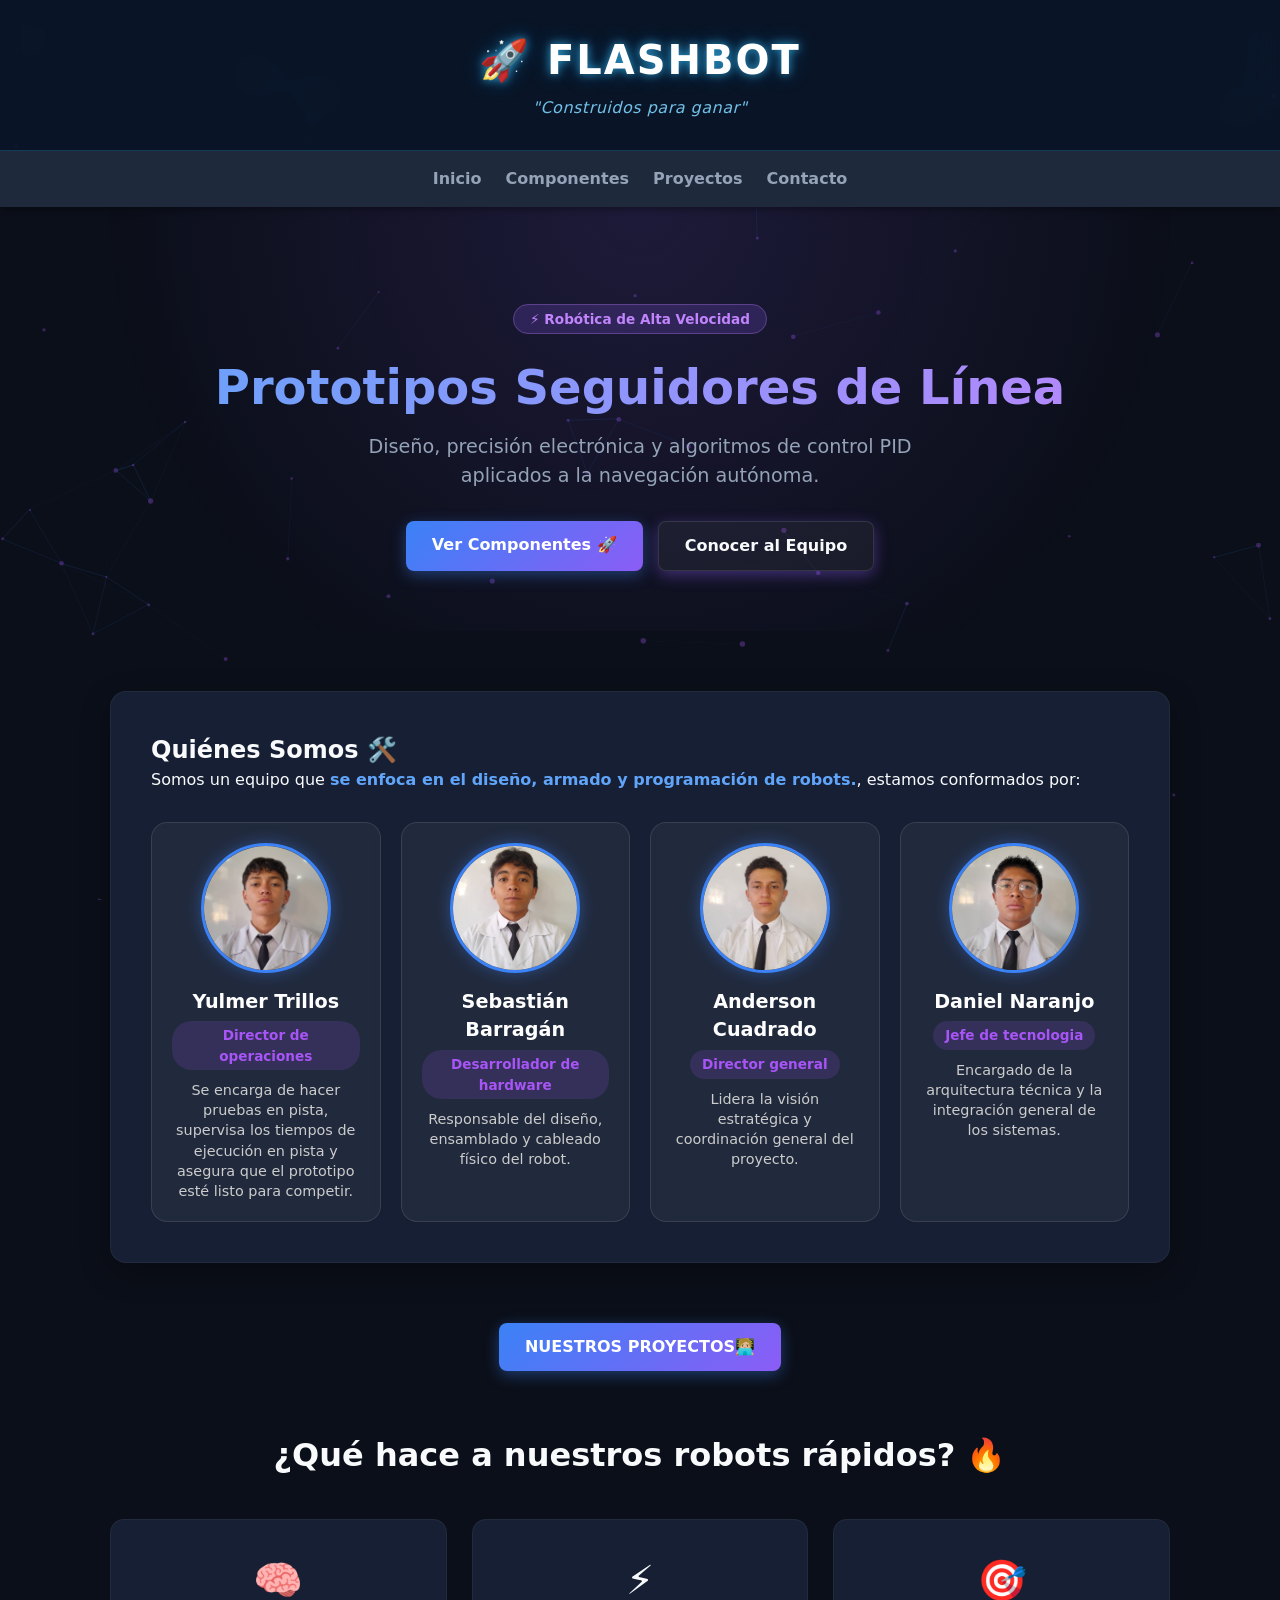
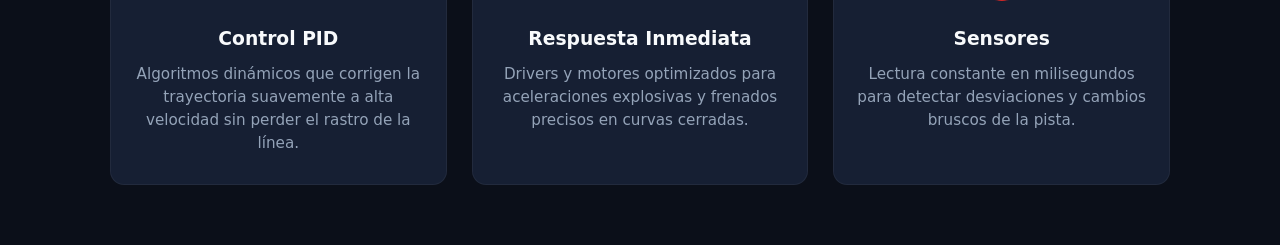
<file: index.html>
<!DOCTYPE html>
<html lang="es">
<head>
    <meta charset="UTF-8">
    <meta name="viewport" content="width=device-width, initial-scale=1.0">
    <title>FLASHBOT ⚡</title>
    <link rel="stylesheet" href="style.css">
    <script src="script.js" defer></script>    
</head>
<body>
    <canvas id="bg-canvas"></canvas>
    <header>
        <div class="logo">🚀 FLASHBOT</div>
        <p>"Construidos para ganar"</p>
    </header>

    <nav>
        
        <a href="index.html">Inicio</a>
        <a href="componentes.html">Componentes</a>
        <a href="proyecto.html">Proyectos</a>
        <a href="contacto.html">Contacto</a>
    </nav>

<section class="hero-section">
  <div class="hero-content">
    <span class="badge-hero">⚡ Robótica de Alta Velocidad</span>
    <h1>Prototipos Seguidores de Línea</h1>
    <p class="subtitle">
      Diseño, precisión electrónica y algoritmos de control PID aplicados a la navegación autónoma.
    </p>
    <div class="hero-buttons">
      <a href="componentes.html" class="btn btn-primary">Ver Componentes 🚀</a>
      <a href="#nosotros" class="btn btn-secondary">Conocer al Equipo</a>
    </div>
  </div>
</section>

<section id="nosotros" class="about-section container">
  <div class="about-card">
    <div class="about-info">
      <h2>Quiénes Somos 🛠️</h2>
      <p>
        Somos un equipo que <strong>se enfoca en el diseño, armado y programación de robots.</strong>, estamos conformados por:
      </p>
      
      <div class="team-grid">
        
        <div class="team-member">
          <div class="img-wrapper">
            <img src="imagenes/trillos.jpeg" alt="Trillos">
          </div>
          <h3>Yulmer Trillos</h3>
          <span class="role">Director de operaciones</span>
          <p>Se encarga de hacer pruebas en pista, supervisa los tiempos de ejecución en pista y asegura que el prototipo esté listo para competir.</p>
        </div>

        <div class="team-member">
          <div class="img-wrapper">
            <img src="imagenes/barragan.jpeg" alt="Barragán">
          </div>
          <h3>Sebastián Barragán</h3>
          <span class="role">Desarrollador de hardware</span>
          <p>Responsable del diseño, ensamblado y cableado físico del robot.</p>
        </div>

        <div class="team-member">
          <div class="img-wrapper">
            <img src="imagenes/cuadrado.jpeg" alt="Cuadrado">
          </div>
          <h3>Anderson Cuadrado</h3>
          <span class="role">Director general</span>
          <p>Lidera la visión estratégica y coordinación general del proyecto.</p>
        </div>

        <div class="team-member">
          <div class="img-wrapper">
            <img src="imagenes/naranjo.jpeg" alt="Naranjo">
          </div>
          <h3>Daniel Naranjo</h3>
          <span class="role">Jefe de tecnologia</span>
          <p>Encargado de la arquitectura técnica y la integración general de los sistemas.</p>
        </div>

      </div>
    </div>
  </div>
</section>
 <div class="hero-buttons">
      <a href="proyecto.html" class="btn btn-primary">NUESTROS PROYECTOS🧑🏼‍💻</a>
      
    </div>
<section class="features-section container">
  <h2 class="section-title">¿Qué hace a nuestros robots rápidos? 🔥</h2>
  
  <div class="features-grid">
    <div class="feature-card">
      <div class="icon-box">🧠</div>
      <h3>Control PID</h3>
      <p>Algoritmos dinámicos que corrigen la trayectoria suavemente a alta velocidad sin perder el rastro de la línea.</p>
    </div>

    <div class="feature-card">
      <div class="icon-box">⚡</div>
      <h3>Respuesta Inmediata</h3>
      <p>Drivers y motores optimizados para aceleraciones explosivas y frenados precisos en curvas cerradas.</p>
    </div>

    <div class="feature-card">
      <div class="icon-box">🎯</div>
      <h3>Sensores</h3>
      <p>Lectura constante en milisegundos para detectar desviaciones y cambios bruscos de la pista.</p>
    </div>
  </div>
</section>

</body>
</html>
</file>
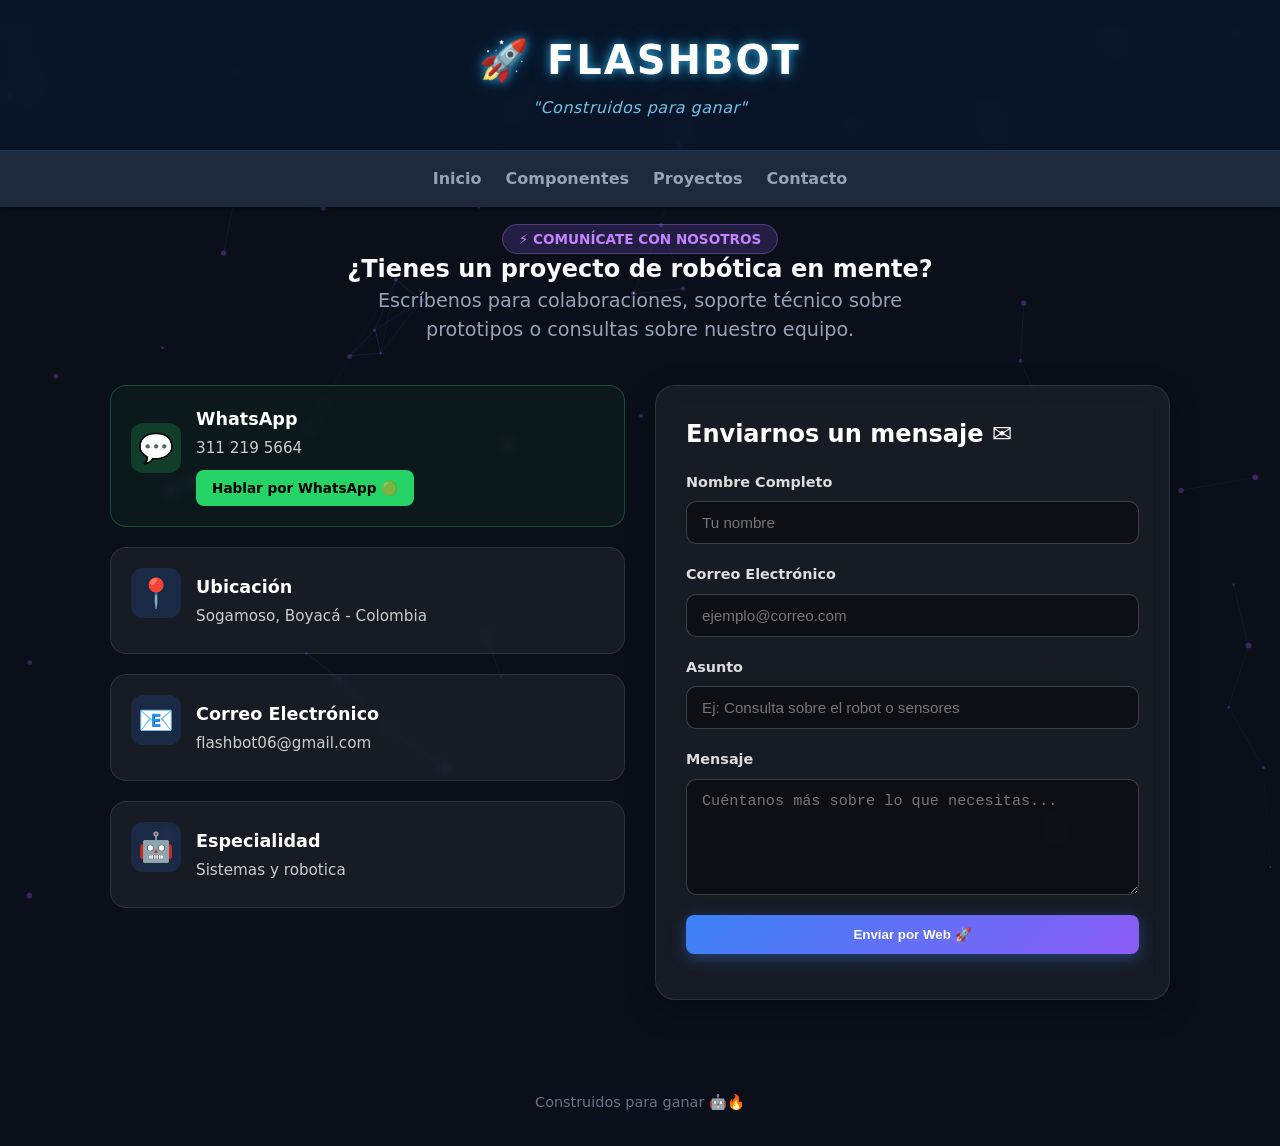
<file: contacto.html>
<!DOCTYPE html>
<html lang="es">
<head>
    <meta charset="UTF-8">
    <meta name="viewport" content="width=device-width, initial-scale=1.0">
    <title>Contacto - FLASHBOT ⚡</title>
    <link rel="stylesheet" href="style.css">
    <script src="script.js" defer></script>
</head>
<body>
    <!-- Canvas animado de fondo -->
    <canvas id="bg-canvas"></canvas>

    <header>
        <div class="logo">🚀 FLASHBOT</div>
        <p>"Construidos para ganar"</p>
    </header>

    <nav>
        <a href="index.html">Inicio</a>
        <a href="componentes.html">Componentes</a>
        <a href="proyecto.html">Proyectos</a>
        <a href="contacto.html" class="active">Contacto</a>
    </nav>

    <main class="container contact-container">
        
        <section class="contact-header">
            <span class="badge-hero">⚡ COMUNÍCATE CON NOSOTROS</span>
            <h1>¿Tienes un proyecto de robótica en mente?</h1>
            <p class="subtitle">
                Escríbenos para colaboraciones, soporte técnico sobre prototipos o consultas sobre nuestro equipo.
            </p>
        </section>

        <div class="contact-grid">
            
            <!-- TARJETAS DE INFORMACIÓN RÁPIDA -->
            <div class="contact-info">
                
                <!-- Tarjeta de WhatsApp con botón directo -->
                <div class="info-card whatsapp-card">
                    <div class="icon-box">💬</div>
                    <div>
                        <h3>WhatsApp</h3>
                        <p>311 219 5664</p>
                        <a href="https://wa.me/573112195664?text=Hola%20equipo%20FLASHBOT,%20tengo%20una%20consulta" target="_blank" class="btn-whatsapp">
                            Hablar por WhatsApp 🟢
                        </a>
                    </div>
                </div>

                <div class="info-card">
                    <div class="icon-box">📍</div>
                    <div>
                        <h3>Ubicación</h3>
                        <p>Sogamoso, Boyacá - Colombia</p>
                    </div>
                </div>

                <div class="info-card">
                    <div class="icon-box">📧</div>
                    <div>
                        <h3>Correo Electrónico</h3>
                        <p>flashbot06@gmail.com</p>
                    </div>
                </div>

                <div class="info-card">
                    <div class="icon-box">🤖</div>
                    <div>
                        <h3>Especialidad</h3>
                        <p>Sistemas y robotica</p>
                    </div>
                </div>
            </div>

            <!-- FORMULARIO DE CONTACTO -->
            <section class="contact-form-wrapper">
                <form id="contact-form" class="contact-form">
                    <h2>Enviarnos un mensaje ✉️</h2>

                    <div class="input-group">
                        <label for="nombre">Nombre Completo</label>
                        <input type="text" id="nombre" name="nombre" placeholder="Tu nombre" required>
                    </div>

                    <div class="input-group">
                        <label for="email">Correo Electrónico</label>
                        <input type="email" id="email" name="email" placeholder="ejemplo@correo.com" required>
                    </div>

                    <div class="input-group">
                        <label for="asunto">Asunto</label>
                        <input type="text" id="asunto" name="asunto" placeholder="Ej: Consulta sobre el robot o sensores" required>
                    </div>

                    <div class="input-group">
                        <label for="mensaje">Mensaje</label>
                        <textarea id="mensaje" name="mensaje" rows="5" placeholder="Cuéntanos más sobre lo que necesitas..." required></textarea>
                    </div>

                    <button type="submit" class="btn btn-primary btn-block">Enviar por Web 🚀</button>
                    
                    <p id="form-status" class="form-status"></p>
                </form>
            </section>

        </div>
    </main>

    <footer>
        <p>Construidos para ganar 🤖🔥</p>
    </footer>
</body>
</html>
</file>
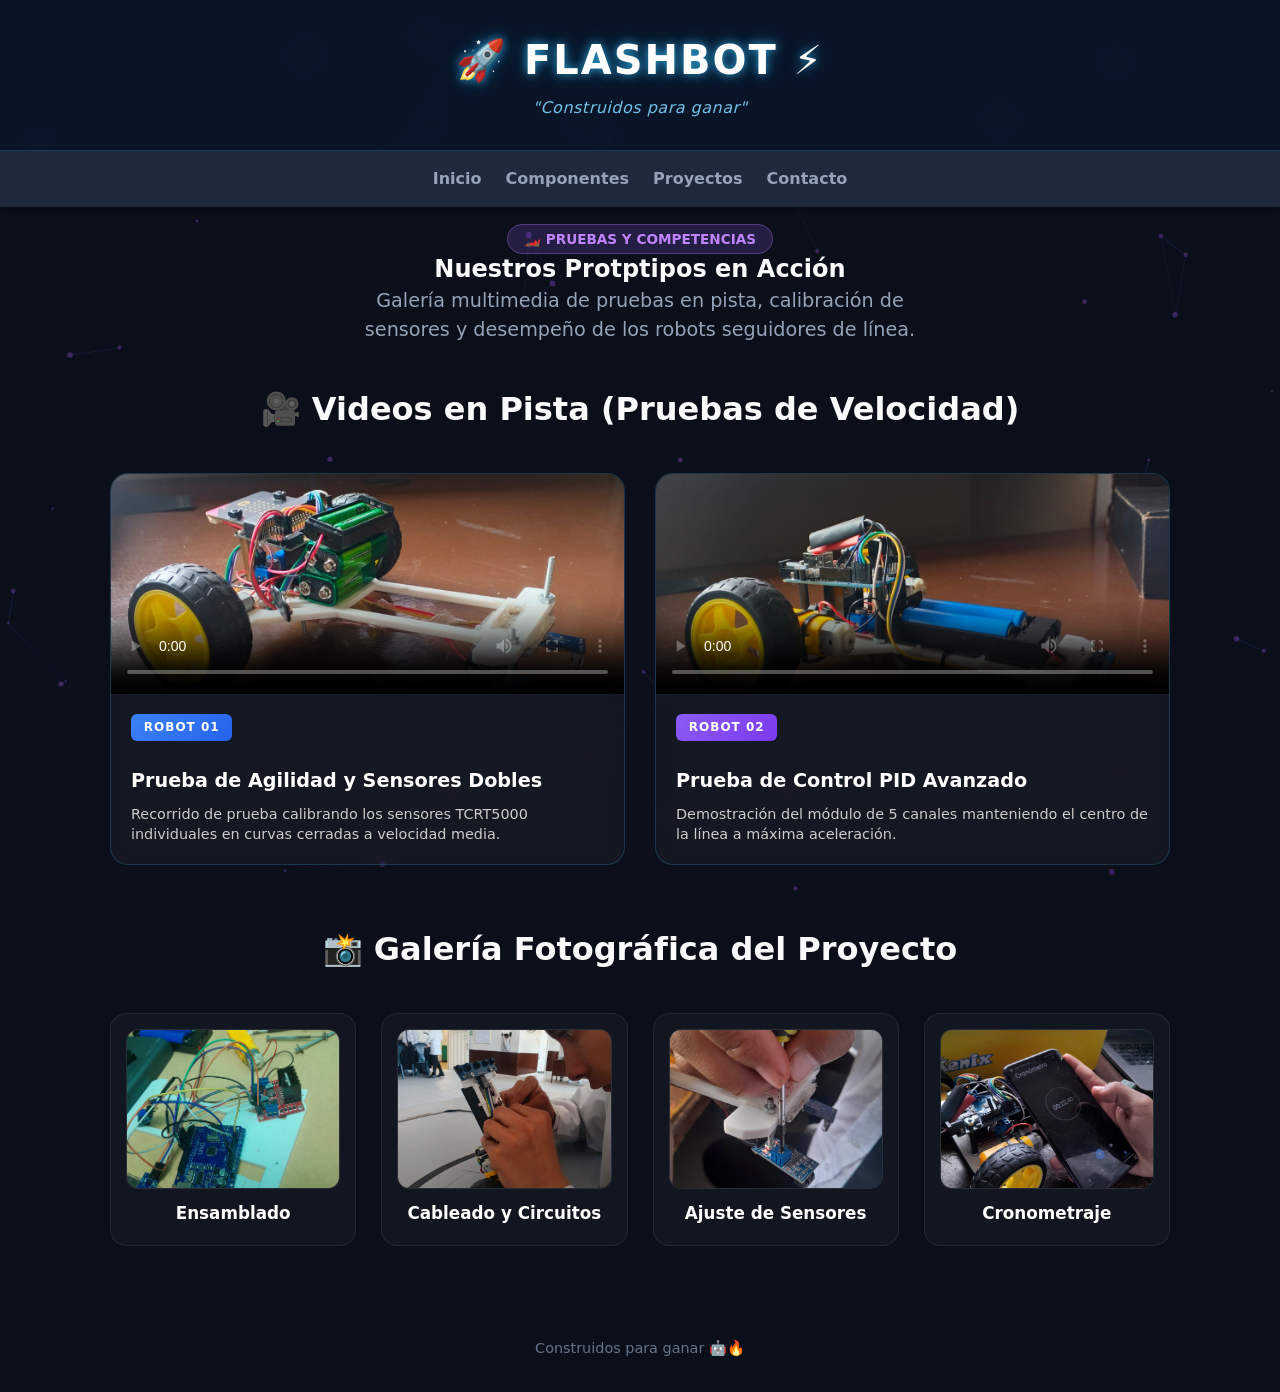
<file: proyecto.html>
<!DOCTYPE html>
<html lang="es">
<head>
    <meta charset="UTF-8">
    <meta name="viewport" content="width=device-width, initial-scale=1.0">
    <title>Proyectos - FLASHBOT ⚡</title>
    <link rel="stylesheet" href="style.css">
    <script src="script.js" defer></script>
</head>
<body>
    <!-- Canvas animado de fondo -->
    <canvas id="bg-canvas"></canvas>

    <header>
        <div class="logo">🚀 FLASHBOT ⚡</div>
        <p>"Construidos para ganar"</p>
    </header>

    <nav>
        <a href="index.html">Inicio</a>
        <a href="componentes.html">Componentes</a>
        <a href="proyectos.html" class="active">Proyectos</a>
        <a href="contacto.html">Contacto</a>
    </nav>

    <main class="container project-container">
        
        <section class="project-header">
            <span class="badge-hero">🏎️ PRUEBAS Y COMPETENCIAS</span>
            <h1>Nuestros Protptipos en Acción</h1>
            <p class="subtitle">
                Galería multimedia de pruebas en pista, calibración de sensores y desempeño de los robots seguidores de línea.
            </p>
        </section>

        <!-- SECCIÓN DE VIDEOS DESTACADOS -->
        <section class="video-section">
            <h2 class="section-title">🎥 Videos en Pista (Pruebas de Velocidad)</h2>
            
            <div class="video-grid">
                <!-- Video 1: Robot 01 -->
                <div class="video-card">
                    <div class="video-wrapper">
                        <!-- Reemplaza "videos/robot1_prueba.mp4" por la ruta de tu video o un embed de YouTube -->
                        <video controls poster="imagenes/robot01.jpeg">
                            <source src="videos/robot01.mp4" type="video/mp4">
                            Tu navegador no soporta la reproducción de video.
                        </video>
                    </div>
                    <div class="video-info">
                        <span class="robot-badge">ROBOT 01</span>
                        <h3>Prueba de Agilidad y Sensores Dobles</h3>
                        <p>Recorrido de prueba calibrando los sensores TCRT5000 individuales en curvas cerradas a velocidad media.</p>
                    </div>
                </div>

                <!-- Video 2: Robot 02 -->
                <div class="video-card border-purple">
                    <div class="video-wrapper">
                        <video controls poster="imagenes/robot02.jpeg">
                            <source src="videos/robot02.mp4" type="video/mp4">
                            Tu navegador no soporta la reproducción de video.
                        </video>
                    </div>
                    <div class="video-info">
                        <span class="robot-badge badge-purple">ROBOT 02</span>
                        <h3>Prueba de Control PID Avanzado</h3>
                        <p>Demostración del módulo de 5 canales manteniendo el centro de la línea a máxima aceleración.</p>
                    </div>
                </div>
            </div>
        </section>

        <!-- SECCIÓN DE GALERÍA DE FOTOS -->
        <section class="gallery-section">
            <h2 class="section-title">📸 Galería Fotográfica del Proyecto</h2>
            
            <div class="gallery-grid">
                
                <div class="gallery-item">
                    <div class="gallery-img-wrapper">
                        <img src="imagenes/img2.jfif" alt="Chasis del Robot">
                        <div class="gallery-overlay">
                        </div>
                    </div>
                    <h4>Ensamblado</h4>
                    <p></p>
                </div>

                <div class="gallery-item">
                    <div class="gallery-img-wrapper">
                        <img src="imagenes/img1.jfif" alt="Placa electrónica y conexiones">
                        <div class="gallery-overlay">
                        </div>
                    </div>
                    <h4>Cableado y Circuitos</h4>
                    <p></p>
                </div>

                <div class="gallery-item">
                    <div class="gallery-img-wrapper">
                        <img src="imagenes/img3.jfif" alt="Pruebas en Pista de Competición">
                        <div class="gallery-overlay">
                        </div>
                    </div>
                    <h4>Ajuste de Sensores</h4>
                    <p></p>
                </div>

                <div class="gallery-item">
                    <div class="gallery-img-wrapper">
                        <img src="imagenes/img4.jfif" alt="Equipo probando el prototipo">
                        <div class="gallery-overlay">
                        </div>
                    </div>
                    <h4>Cronometraje</h4>
                    <p></p>
                </div>

            </div>
        </section>

    </main>

    <footer>
        <p>Construidos para ganar 🤖🔥</p>
    </footer>
</body>
</html>
</file>
<file: style.css>
@import url('https://fonts.googleapis.com/css2?family=Poppins:wght@400;600;800&display=swap');

* {
    box-sizing: border-box;
    margin: 0;
    padding: 0;
}

html {
    scroll-behavior: smooth;
}

body {
    font-family: 'Poppins', sans-serif;
    background-color: #0f172a;
    color: #f8fafc;
    line-height: 1.5;
}

header {
    text-align: center;
    padding: 2.5rem 1rem;
    background: linear-gradient(135deg, #3b82f6, #8b5cf6);
}

header .logo {
    font-size: 2rem;
    font-weight: 800;
    letter-spacing: 1px;
}

header p {
    font-size: 1rem;
    opacity: 0.9;
    margin-top: 5px;
}

nav {
    display: flex;
    justify-content: center;
    gap: 1.5rem;
    background-color: #1e293b;
    padding: 1rem;
    position: sticky;
    top: 0;
    z-index: 10;
    box-shadow: 0 4px 6px -1px rgba(0,0,0,0.3);
}

nav a {
    color: #94a3b8;
    text-decoration: none;
    font-weight: 600;
    transition: color 0.3s;
}

nav a:hover {
    color: #38bdf8;
}

.grid-container {
    max-width: 1100px;
    margin: 3rem auto;
    display: grid;
    grid-template-columns: repeat(auto-fit, minmax(280px, 1fr));
    gap: 2rem;
    padding: 0 20px;
}

.card {
    background-color: #1e293b;
    border-radius: 20px;
    padding: 2rem;
    transition: transform 0.3s, box-shadow 0.3s;
    border: 1px solid #334155;
    text-align: center;
    display: flex;
    flex-direction: column;
    justify-content: space-between;
    align-items: center;
}

.card:hover {
    transform: translateY(-5px);
    box-shadow: 0 10px 20px -5px rgba(59, 130, 246, 0.3);
    border-color: #3b82f6;
}

.card .icon {
    font-size: 2.5rem;
    margin-bottom: 1rem;
}

.card h2 {
    font-size: 1.25rem;
    margin-bottom: 0.75rem;
    color: #f1f5f9;
}

.card p {
    color: #94a3b8;
    font-size: 0.95rem;
    margin-bottom: 1.5rem;
}

.card img {
    width: 210px;
    height: 140px;
    object-fit: contain;
    border-radius: 8px;
}

/* Sección de Navegación Secundaria */
.navigation-section {
    text-align: center;
    margin: 4rem 1rem 2rem;
}

.navigation-section h2 {
    margin-bottom: 1.5rem;
}

.button-group {
    display: flex;
    justify-content: center;
    gap: 1rem;
    flex-wrap: wrap;
}

.btn {
    display: inline-block;
    padding: 0.8rem 1.8rem;
    color: #ffffff;
    background: linear-gradient(135deg, #3b82f6, #8b5cf6);
    border: none;
    border-radius: 50px;
    font-weight: 600;
    text-decoration: none;
    transition: all 0.3s ease;
    box-shadow: 0 4px 15px rgba(139, 92, 246, 0.4);
}

.btn:hover {
    background: linear-gradient(135deg, #2563eb, #7c3aed);
    transform: translateY(-3px) scale(1.03);
    box-shadow: 0 6px 20px rgba(139, 92, 246, 0.6);
}

.btn:active {
    transform: translateY(1px) scale(0.98);
}

/* SECCIÓN SENSORES MODERN */
.sensor-section {
    max-width: 1000px;
    margin: 4rem auto;
    padding: 2rem 1rem;
}

.sensor-header {
    text-align: center;
    margin-bottom: 3rem;
}

.tech-tag {
    color: #38bdf8;
    font-size: 0.8rem;
    font-weight: 800;
    letter-spacing: 3px;
    background: rgba(56, 189, 248, 0.1);
    padding: 0.4rem 1rem;
    border-radius: 20px;
    border: 1px solid rgba(56, 189, 248, 0.3);
    display: inline-block;
    margin-bottom: 0.8rem;
}

.sensor-header h2 {
    font-size: 2rem;
    color: #f8fafc;
    letter-spacing: 1px;
}

.sensor-header p {
    color: #94a3b8;
    font-size: 0.95rem;
}

/* TARJETAS DE ROBOTS */
.robots-wrapper {
    display: grid;
    grid-template-columns: repeat(auto-fit, minmax(300px, 1fr));
    gap: 2rem;
}

.robot-card {
    position: relative;
    background: rgba(30, 41, 59, 0.6);
    backdrop-filter: blur(12px);
    border-radius: 20px;
    padding: 2.2rem;
    border: 1px solid rgba(255, 255, 255, 0.08);
    overflow: hidden;
    transition: transform 0.4s cubic-bezier(0.175, 0.885, 0.32, 1.275), box-shadow 0.4s;
    display: flex;
    flex-direction: column;
    justify-content: space-between;
}

.robot-card:hover {
    transform: translateY(-8px);
}

.border-blue:hover {
    border-color: #3b82f6;
    box-shadow: 0 15px 30px -10px rgba(59, 130, 246, 0.35);
}

.border-purple:hover {
    border-color: #8b5cf6;
    box-shadow: 0 15px 30px -10px rgba(139, 92, 246, 0.35);
}

.card-glow {
    position: absolute;
    top: -50px;
    right: -50px;
    width: 120px;
    height: 120px;
    border-radius: 50%;
    filter: blur(50px);
    opacity: 0.4;
    pointer-events: none;
}

.glow-blue { background: #3b82f6; }
.glow-purple { background: #8b5cf6; }

.robot-badge {
    display: inline-block;
    align-self: flex-start;
    background: linear-gradient(135deg, #3b82f6, #2563eb);
    color: #fff;
    font-size: 0.75rem;
    font-weight: 800;
    padding: 0.3rem 0.8rem;
    border-radius: 6px;
    margin-bottom: 1rem;
    letter-spacing: 1px;
}

.badge-purple {
    background: linear-gradient(135deg, #8b5cf6, #7c3aed);
}

.robot-card h3 {
    font-size: 1.3rem;
    color: #f1f5f9;
    margin-bottom: 1rem;
}

.robot-card p {
    color: #94a3b8;
    font-size: 0.95rem;
    line-height: 1.6;
    margin-bottom: 1.5rem;
}

.robot-card img {
    width: 100%;
    max-height: 160px;
    object-fit: contain;
    border-radius: 8px;
    margin-bottom: 1.5rem;
}

.spec-list {
    display: flex;
    gap: 0.8rem;
    flex-wrap: wrap;
}

.spec-list span {
    font-size: 0.8rem;
    background: rgba(15, 23, 42, 0.6);
    color: #cbd5e1;
    padding: 0.4rem 0.8rem;
    border-radius: 8px;
    border: 1px solid rgba(255, 255, 255, 0.05);
}

.info-section {
    max-width: 900px;
    margin: 2rem auto;
    padding: 2rem;
    background-color: #1e293b;
    border-radius: 10px;
    text-align: center;
}

footer {
    text-align: center;
    padding: 2rem;
    color: #64748b;
    font-size: 0.9rem;
}
.robot-card img {
    width: 100%;
    height: 160px;
    object-fit: contain;
    margin: 1rem 0;
    filter: drop-shadow(0 4px 8px rgba(0, 0, 0, 0.4));
}
:root {
  --bg-dark: #0b0f19;
  --card-bg: #161f33;
  --accent-blue: #3b82f6;
  --accent-purple: #8b5cf6;
  --text-main: #f8fafc;
  --text-muted: #94a3b8;
}

body {
  background-color: var(--bg-dark);
  color: var(--text-main);
  font-family: 'Segoe UI', system-ui, sans-serif;
  margin: 0;
  scroll-behavior: smooth;
}

.container {
  max-width: 1100px;
  margin: 0 auto;
  padding: 60px 20px;
}


.hero-section {
  padding: 100px 20px 60px 20px;
  text-align: center;
  background: radial-gradient(circle at top, rgba(139, 92, 246, 0.15) 0%, transparent 70%);
}

.badge-hero {
  background: rgba(139, 92, 246, 0.2);
  color: #c084fc;
  border: 1px solid rgba(192, 132, 252, 0.3);
  padding: 6px 16px;
  border-radius: 20px;
  font-size: 0.85rem;
  font-weight: 600;
}

.hero-section h1 {
  font-size: 3rem;
  margin: 20px 0 10px 0;
  background: linear-gradient(90deg, #60a5fa, #c084fc);
  -webkit-background-clip: text;
  -webkit-text-fill-color: transparent;
}

.subtitle {
  color: var(--text-muted);
  font-size: 1.2rem;
  max-width: 600px;
  margin: 0 auto 30px auto;
}


.hero-buttons {
  display: flex;
  gap: 15px;
  justify-content: center;
}

.btn {
  padding: 12px 26px;
  border-radius: 8px;
  text-decoration: none;
  font-weight: 600;
  transition: all 0.3s ease;
}

.btn-primary {
  background: linear-gradient(135deg, var(--accent-blue), var(--accent-purple));
  color: #fff;
  box-shadow: 0 4px 15px rgba(59, 130, 246, 0.4);
}

.btn-primary:hover {
  transform: translateY(-3px);
  box-shadow: 0 6px 20px rgba(139, 92, 246, 0.6);
}

.btn-secondary {
  background: rgba(255, 255, 255, 0.05);
  color: var(--text-main);
  border: 1px solid rgba(255, 255, 255, 0.1);
}

.btn-secondary:hover {
  background: rgba(255, 255, 255, 0.1);
  transform: translateY(-3px);
}


.about-card {
  background: var(--card-bg);
  border-radius: 16px;
  padding: 40px;
  border: 1px solid rgba(255, 255, 255, 0.05);
  box-shadow: 0 10px 30px rgba(0,0,0,0.3);
}

.about-card strong {
  color: #60a5fa;
}

.section-title {
  text-align: center;
  font-size: 2rem;
  margin-bottom: 40px;
}

.features-grid {
  display: grid;
  grid-template-columns: repeat(auto-fit, minmax(260px, 1fr));
  gap: 25px;
}

.feature-card {
  background: var(--card-bg);
  border: 1px solid rgba(255, 255, 255, 0.05);
  border-radius: 14px;
  padding: 30px 20px;
  text-align: center;
  position: relative;
  overflow: hidden;
  transition: all 0.3s ease;
}

.feature-card:hover {
  transform: translateY(-8px);
  border-color: var(--accent-purple);
  box-shadow: 0 10px 25px rgba(139, 92, 246, 0.25);
}

.icon-box {
  font-size: 2.5rem;
  margin-bottom: 15px;
}

.feature-card h3 {
  margin: 10px 0;
  color: var(--text-main);
}

.feature-card p {
  color: var(--text-muted);
  font-size: 0.95rem;
  line-height: 1.5;
}
#bg-canvas {
  position: fixed;
  top: 0;
  left: 0;
  width: 100vw;
  height: 100vh;
  z-index: -1; 
  pointer-events: none; 
}
/*quienes somos:    */
.team-grid {
  display: grid;
  grid-template-columns: repeat(auto-fit, minmax(220px, 1fr));
  gap: 20px;
  margin-top: 30px;
}

.team-member {
  background: rgba(255, 255, 255, 0.05);
  border: 1px solid rgba(255, 255, 255, 0.1);
  border-radius: 16px;
  padding: 20px;
  text-align: center;
  transition: transform 0.3s ease, border-color 0.3s ease, box-shadow 0.3s ease;
  backdrop-filter: blur(5px);
}

.team-member:hover {
  transform: translateY(-8px);
  border-color: #a855f7;
  box-shadow: 0 10px 25px rgba(168, 85, 247, 0.25);
}

.img-wrapper {
  width: 130px;
  height: 130px;
  margin: 0 auto 15px auto;
  border-radius: 50%;
  overflow: hidden;
  border: 3px solid #3b82f6;
  box-shadow: 0 0 15px rgba(59, 130, 246, 0.4);
}

.img-wrapper img {
  width: 100%;
  height: 100%;
  object-fit: cover; 
}

.team-member h3 {
  margin: 10px 0 5px 0;
  font-size: 1.2rem;
  color: #fff;
}

.team-member .role {
  display: inline-block;
  font-size: 0.85rem;
  font-weight: bold;
  color: #a855f7;
  background: rgba(168, 85, 247, 0.15);
  padding: 4px 12px;
  border-radius: 20px;
  margin-bottom: 10px;
}

.team-member p {
  font-size: 0.9rem;
  color: #ccc;
  line-height: 1.4;
  margin: 0;
}
/* --- SECCIÓN DE CONTACTO --- */
.contact-container {
    padding-top: 20px;
    padding-bottom: 60px;
}

.contact-header {
    text-align: center;
    margin-bottom: 40px;
}

.contact-grid {
    display: grid;
    grid-template-columns: repeat(auto-fit, minmax(300px, 1fr));
    gap: 30px;
    align-items: start;
}

/* Tarjetas de información */
.contact-info {
    display: flex;
    flex-direction: column;
    gap: 20px;
}

.info-card {
    background: rgba(255, 255, 255, 0.05);
    border: 1px solid rgba(255, 255, 255, 0.1);
    border-radius: 16px;
    padding: 20px;
    display: flex;
    align-items: center;
    gap: 15px;
    backdrop-filter: blur(5px);
    transition: transform 0.3s ease, border-color 0.3s ease;
}

.info-card:hover {
    transform: translateY(-5px);
    border-color: #3b82f6;
}

.info-card .icon-box {
    font-size: 1.8rem;
    background: rgba(59, 130, 246, 0.15);
    width: 50px;
    height: 50px;
    display: flex;
    align-items: center;
    justify-content: center;
    border-radius: 12px;
}

.info-card h3 {
    margin: 0 0 5px 0;
    font-size: 1.1rem;
    color: #fff;
}

.info-card p {
    margin: 0;
    color: #ccc;
    font-size: 0.95rem;
}

/* Formulario */
.contact-form-wrapper {
    background: rgba(255, 255, 255, 0.05);
    border: 1px solid rgba(255, 255, 255, 0.1);
    border-radius: 20px;
    padding: 30px;
    backdrop-filter: blur(10px);
    box-shadow: 0 10px 30px rgba(0, 0, 0, 0.3);
}

.contact-form h2 {
    margin-top: 0;
    margin-bottom: 20px;
    font-size: 1.5rem;
    color: #fff;
}

.input-group {
    margin-bottom: 20px;
    display: flex;
    flex-direction: column;
    gap: 8px;
    text-align: left;
}

.input-group label {
    font-size: 0.9rem;
    font-weight: bold;
    color: #ddd;
}

.input-group input,
.input-group textarea {
    width: 100%;
    padding: 12px 15px;
    background: rgba(0, 0, 0, 0.4);
    border: 1px solid rgba(255, 255, 255, 0.2);
    border-radius: 10px;
    color: #fff;
    font-size: 0.95rem;
    outline: none;
    transition: border-color 0.3s ease, box-shadow 0.3s ease;
    box-sizing: border-box;
}

.input-group input:focus,
.input-group textarea:focus {
    border-color: #a855f7;
    box-shadow: 0 0 10px rgba(168, 85, 247, 0.3);
}

.btn-block {
    width: 100%;
    cursor: pointer;
}

.form-status {
    margin-top: 15px;
    text-align: center;
    font-size: 0.95rem;
    font-weight: bold;
}
/* --- BOTÓN Y TARJETA DE WHATSAPP --- */
.whatsapp-card {
    border-color: rgba(37, 211, 102, 0.3);
    background: rgba(37, 211, 102, 0.05);
}

.whatsapp-card:hover {
    border-color: #25d366;
    box-shadow: 0 5px 20px rgba(37, 211, 102, 0.2);
}

.whatsapp-card .icon-box {
    background: rgba(37, 211, 102, 0.2);
}

.btn-whatsapp {
    display: inline-block;
    margin-top: 10px;
    padding: 8px 16px;
    background-color: #25d366;
    color: #000;
    font-weight: bold;
    font-size: 0.85rem;
    border-radius: 8px;
    text-decoration: none;
    transition: transform 0.2s ease, background-color 0.2s ease;
}

.btn-whatsapp:hover {
    background-color: #1ebd56;
    transform: scale(1.03);
}
/* ==========================================================
   HEADER INTEGRADO (GLASSMORPHISM AZUL CIAN)
   ========================================================== */

header {
    position: relative;
    padding: 30px 20px;
    text-align: center;
    
    /* Fondo semi-transparente para ver la red de fondo pasando por detrás */
    background: rgba(10, 25, 49, 0.65); 
    
    /* Desenfoque de cristal para suavizar el fondo */
    backdrop-filter: blur(12px);
    -webkit-backdrop-filter: blur(12px);
    
    /* Borde sutil en lugar de un bloque grueso */
    border-bottom: 1px solid rgba(56, 189, 248, 0.25);
    
    /* Sombra muy suave para dar profundidad natural */
    box-shadow: 0 8px 32px 0 rgba(0, 0, 0, 0.37);
    
    /* Transición suave para cualquier interacción */
    transition: all 0.3s ease;
}

/* Logo elegante con neón cian fino */
header .logo {
    font-size: 2.5rem;
    font-weight: 800;
    letter-spacing: 2px;
    color: #ffffff;
    text-transform: uppercase;
    display: inline-block;
    
    /* Brillo de luz fina que resalta el texto sin recargarlo */
    text-shadow: 0 0 10px rgba(56, 189, 248, 0.8),
                 0 0 20px rgba(2, 132, 199, 0.4);
                 
    animation: gentleFloat 4s ease-in-out infinite alternate;
}

/* Flotación muy suave */
@keyframes gentleFloat {
    0% { transform: translateY(0); }
    100% { transform: translateY(-4px); }
}

/* Eslogan limpio y ordenado */
header p {
    font-size: 1rem;
    margin-top: 6px;
    font-weight: 500;
    font-style: italic;
    color: #7dd3fc; /* Azul cian claro legible */
    opacity: 0.9;
    letter-spacing: 0.5px;
}
/* ==========================================================
   SECCIÓN DE PROYECTOS (VIDEOS Y GALERÍA)
   ========================================================== */

.project-container {
    padding-top: 20px;
    padding-bottom: 60px;
}

.project-header {
    text-align: center;
    margin-bottom: 40px;
}

/* Grilla para videos */
.video-section {
    margin-bottom: 60px;
}

.video-grid {
    display: grid;
    grid-template-columns: repeat(auto-fit, minmax(320px, 1fr));
    gap: 30px;
}

.video-card {
    background: rgba(255, 255, 255, 0.04);
    border: 1px solid rgba(56, 189, 248, 0.2);
    border-radius: 18px;
    overflow: hidden;
    backdrop-filter: blur(8px);
    transition: transform 0.3s ease, border-color 0.3s ease, box-shadow 0.3s ease;
}

.video-card:hover {
    transform: translateY(-6px);
    border-color: #38bdf8;
    box-shadow: 0 10px 30px rgba(56, 189, 248, 0.2);
}

.video-wrapper {
    position: relative;
    width: 100%;
    background: #000;
}

.video-wrapper video {
    width: 100%;
    height: 220px;
    object-fit: cover;
    display: block;
}

.video-info {
    padding: 20px;
}

.video-info h3 {
    margin: 10px 0 8px 0;
    font-size: 1.2rem;
    color: #fff;
}

.video-info p {
    margin: 0;
    color: #ccc;
    font-size: 0.9rem;
    line-height: 1.4;
}

/* Grilla para la galería de imágenes */
.gallery-grid {
    display: grid;
    grid-template-columns: repeat(auto-fit, minmax(230px, 1fr));
    gap: 25px;
}

.gallery-item {
    background: rgba(255, 255, 255, 0.03);
    border: 1px solid rgba(255, 255, 255, 0.08);
    border-radius: 16px;
    padding: 15px;
    text-align: center;
    transition: all 0.3s ease;
    backdrop-filter: blur(5px);
}

.gallery-item:hover {
    transform: translateY(-5px);
    border-color: #38bdf8;
    box-shadow: 0 8px 25px rgba(56, 189, 248, 0.2);
}

.gallery-img-wrapper {
    position: relative;
    width: 100%;
    height: 160px;
    border-radius: 12px;
    overflow: hidden;
    margin-bottom: 12px;
    border: 1px solid rgba(255, 255, 255, 0.1);
}

.gallery-img-wrapper img {
    width: 100%;
    height: 100%;
    object-fit: cover;
    transition: transform 0.4s ease;
}

.gallery-item:hover .gallery-img-wrapper img {
    transform: scale(1.08);
}

.gallery-overlay {
    position: absolute;
    top: 0;
    left: 0;
    width: 100%;
    height: 100%;
    background: rgba(3, 11, 30, 0.6);
    display: flex;
    align-items: center;
    justify-content: center;
    opacity: 0;
    transition: opacity 0.3s ease;
    color: #38bdf8;
    font-weight: bold;
    font-size: 0.9rem;
}

.gallery-item:hover .gallery-overlay {
    opacity: 1;
}

.gallery-item h4 {
    margin: 8px 0 4px 0;
    color: #fff;
    font-size: 1.05rem;
}

.gallery-item p {
    margin: 0;
    color: #aaa;
    font-size: 0.85rem;
}
</file>
